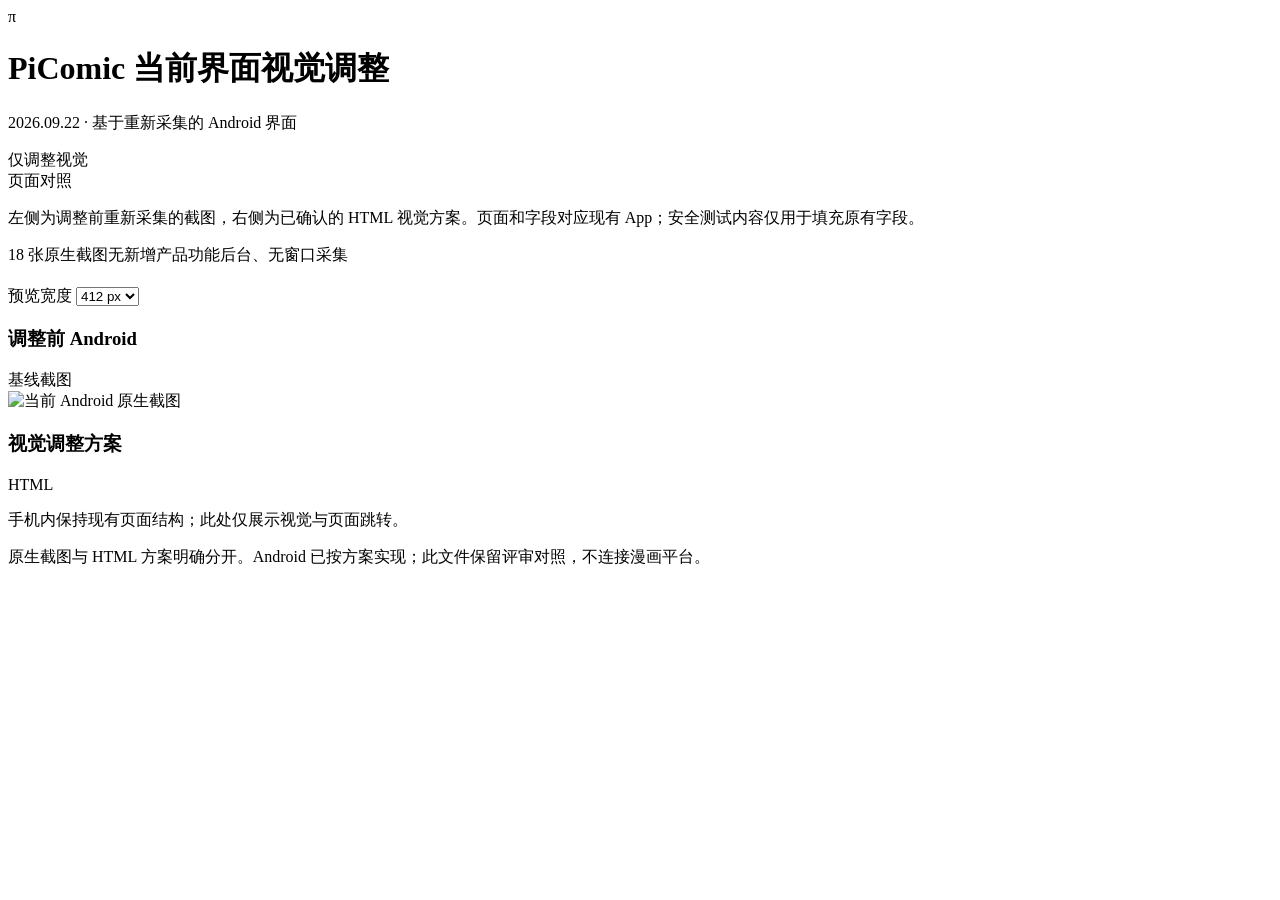
<file: design/current-ui/index.html>
<!doctype html>
<html lang="zh-CN">
<head>
<meta charset="utf-8">
<meta name="viewport" content="width=device-width,initial-scale=1">
<meta http-equiv="Content-Security-Policy" content="default-src 'none'; img-src data:; style-src 'unsafe-inline'; script-src 'unsafe-inline'; connect-src 'none'; font-src 'none'">
<title>PiComic · 当前界面视觉调整</title>
<style>/* CSS */</style>
</head>
<body>
<header class="review-head"><div class="brand">π</div><div><h1>PiComic <span>当前界面视觉调整</span></h1><p>2026.09.22 · 基于重新采集的 Android 界面</p></div><span class="scope">仅调整视觉</span></header>
<div class="workspace">
<aside><div class="eyebrow">页面对照</div><nav id="views" aria-label="选择评审页面"></nav><p class="boundary">左侧为调整前重新采集的截图，右侧为已确认的 HTML 视觉方案。页面和字段对应现有 App；安全测试内容仅用于填充原有字段。</p><div class="facts"><span>18 张原生截图</span><span>无新增产品功能</span><span>后台、无窗口采集</span></div></aside>
<main><div class="review-toolbar"><div><h2 id="view-title"></h2><p id="view-note"></p></div><label>预览宽度 <select id="width"><option value="412">412 px</option><option value="360">360 px</option><option value="320">320 px</option></select></label></div><div class="comparison"><section class="comparison-panel"><div class="panel-heading"><span class="dot muted"></span><h3>调整前 Android</h3><span>基线截图</span></div><div class="shot-frame"><img id="baseline" alt="当前 Android 原生截图"></div><p class="file-caption" id="shot-name"></p></section><section class="comparison-panel"><div class="panel-heading"><span class="dot"></span><h3>视觉调整方案</h3><span>HTML</span></div><div id="proposal" class="phone" role="region" aria-label="视觉调整方案"></div><p class="file-caption">手机内保持现有页面结构；此处仅展示视觉与页面跳转。</p></section></div><p class="review-foot">原生截图与 HTML 方案明确分开。Android 已按方案实现；此文件保留评审对照，不连接漫画平台。</p></main>
</div>
<script>/* DATA */</script><script>/* APP */</script>
</body></html>
</file>
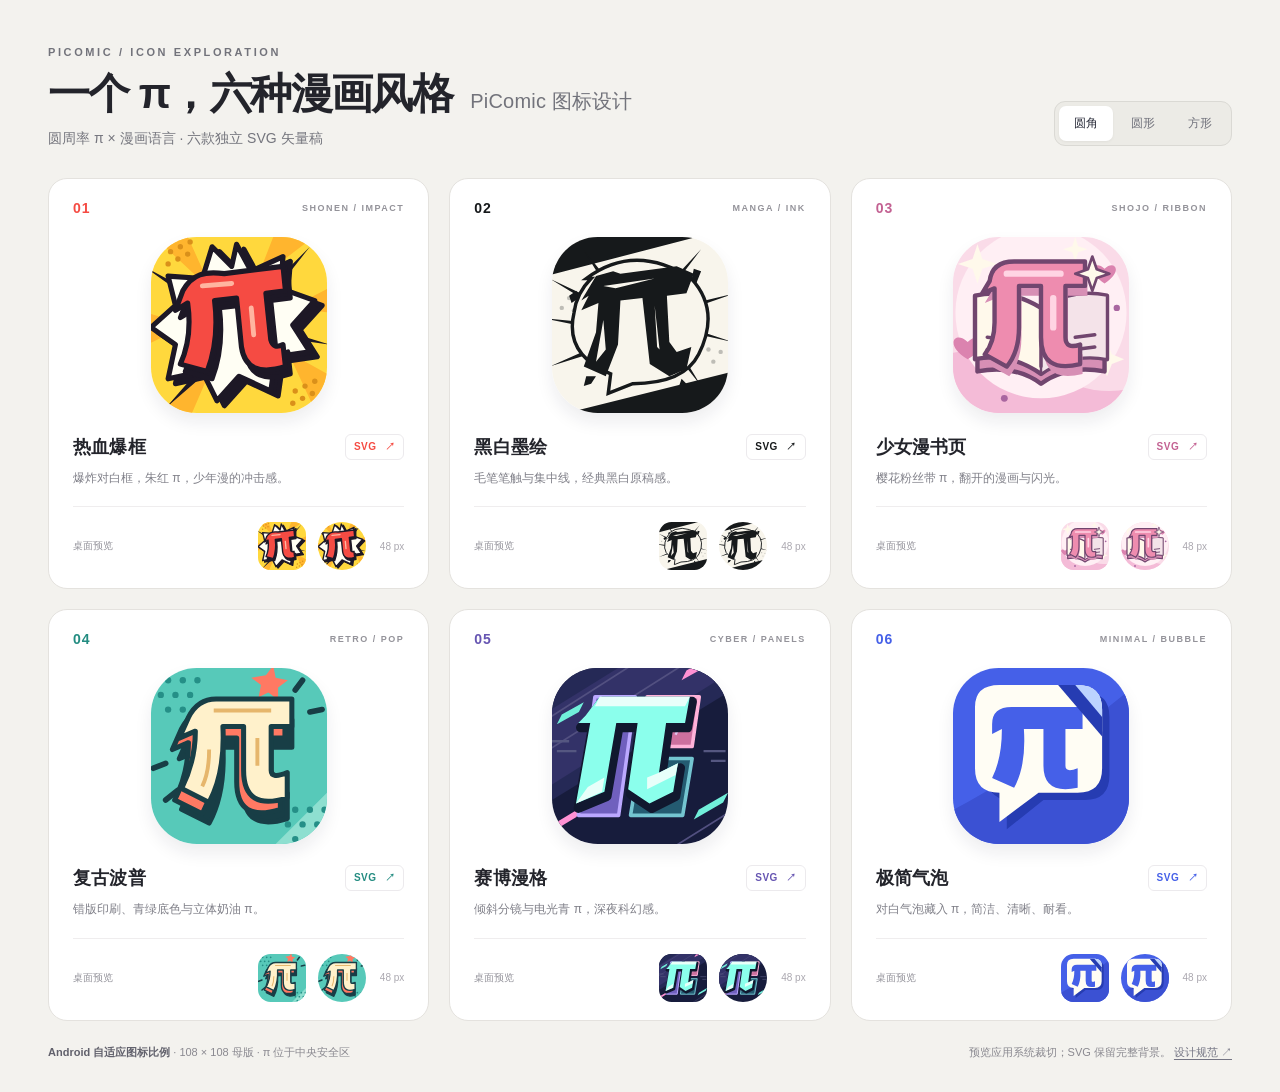
<file: design/logo-concepts/index.html>
<!doctype html>
<html lang="zh-CN"><head><meta charset="UTF-8"><meta name="viewport" content="width=device-width,initial-scale=1"><title>PiComic · 六款 π 漫画图标</title>
<style>
*{box-sizing:border-box}body{margin:0;background:#F3F2EE;color:#23242B;font-family:Inter,"Segoe UI","Microsoft YaHei",sans-serif;-webkit-font-smoothing:antialiased}main{max-width:1360px;margin:auto;padding:46px 48px 32px}.eyebrow{font-size:11px;letter-spacing:2.6px;font-weight:700;color:#72737B;margin:0 0 13px}.header{display:flex;justify-content:space-between;align-items:flex-end;margin-bottom:30px}h1{font-size:42px;letter-spacing:-1.6px;line-height:1.1;margin:0;font-weight:750}h1 span{font-size:20px;letter-spacing:.2px;font-weight:500;color:#72737B;margin-left:18px}.subtitle{font-size:14px;color:#74757D;margin:13px 0 0}.shape-switch{display:flex;border:1px solid #DAD9D4;background:#ECEBE6;border-radius:11px;padding:4px;gap:3px;margin-bottom:2px}button{font:inherit;font-size:12px;border:0;background:transparent;border-radius:7px;padding:9px 15px;color:#70717B;cursor:pointer}button[aria-pressed="true"]{color:#282B39;background:#FFF;box-shadow:0 1px 3px #0000000D}button:focus-visible,a:focus-visible{outline:3px solid #4560E8;outline-offset:3px}.grid{display:grid;grid-template-columns:repeat(3,minmax(0,1fr));gap:20px}.card{background:#FFFFFF;border:1px solid #E4E2DE;border-radius:19px;padding:21px 24px 18px;overflow:hidden}.card-top{display:flex;align-items:center;justify-content:space-between}.number{font-size:14px;font-weight:750;letter-spacing:1px;color:var(--accent)}.style{font-size:9px;letter-spacing:1.5px;color:#94939A;font-weight:650}.hero{height:218px;display:flex;align-items:center;justify-content:center}.adaptive{overflow:hidden;position:relative;flex-shrink:0;isolation:isolate;border-radius:26%}.adaptive img{position:absolute;width:150%;height:150%;max-width:none;left:-25%;top:-25%;display:block}.large{width:176px;height:176px;box-shadow:0 9px 17px #191A3014}.mini{height:48px;width:48px}.circle{border-radius:50%}.rounded{border-radius:26%}.square{border-radius:0}.title-row{display:flex;align-items:center;justify-content:space-between;gap:10px}h2{font-size:18px;letter-spacing:.2px;margin:0;font-weight:700}.title-row a{font-size:10px;text-decoration:none;color:var(--accent);border:1px solid #ECEAED;border-radius:6px;padding:5px 8px;font-weight:700;letter-spacing:.5px}.title-row a span{margin-left:5px}.description{font-size:12px;color:#808089;line-height:1.6;margin:9px 0 18px}.mini-row{display:flex;align-items:center;gap:12px;border-top:1px solid #EFEDEE;padding-top:15px}.mini-label{font-size:10px;color:#93929A;margin-right:auto}.size{font-size:10px;color:#AAA7AF;font-variant-numeric:tabular-nums;margin-left:2px}.footer{display:flex;justify-content:space-between;align-items:center;margin-top:24px;font-size:11px;color:#8A8990;gap:20px}.footer a{color:#747584;text-decoration:underline;text-underline-offset:3px}.footer strong{font-weight:600;color:#61616C}body[data-shape="circle"] .large{border-radius:50%}body[data-shape="square"] .large{border-radius:0}@media(max-width:900px){main{padding:28px}.grid{grid-template-columns:repeat(2,minmax(0,1fr))}h1{font-size:34px}h1 span{display:block;font-size:17px;margin:10px 0 0}.header{gap:20px}.shape-switch{flex-shrink:0}}@media(max-width:580px){main{padding:24px 18px}.header{display:block}.shape-switch{margin-top:22px;width:max-content}.grid{grid-template-columns:1fr}.footer{display:block;line-height:2}.hero{height:210px}.card{padding:20px 24px}}
</style></head><body data-shape="rounded"><main>
<p class="eyebrow">PICOMIC / ICON EXPLORATION</p>
<header class="header"><div><h1>一个 π，六种漫画风格<span>PiComic 图标设计</span></h1><p class="subtitle">圆周率 π × 漫画语言 · 六款独立 SVG 矢量稿</p></div><div class="shape-switch" role="group" aria-label="大图裁切形状"><button type="button" data-shape="rounded" aria-pressed="true">圆角</button><button type="button" data-shape="circle" aria-pressed="false">圆形</button><button type="button" data-shape="square" aria-pressed="false">方形</button></div></header>
<section class="grid" aria-label="六款图标设计"><article class="card" style="--accent:#F54B43">
      <div class="card-top"><span class="number">01</span><span class="style">SHONEN / IMPACT</span></div>
      <div class="hero"><div class="adaptive large"><img src="[data-uri]" alt="热血爆框：π 漫画图标" draggable="false"></div></div>
      <div class="title-row"><h2>热血爆框</h2><a href="01-shonen-burst.svg" download aria-label="下载热血爆框 SVG">SVG <span aria-hidden="true">↗</span></a></div>
      <p class="description">爆炸对白框，朱红 π，少年漫的冲击感。</p>
      <div class="mini-row"><span class="mini-label">桌面预览</span><div class="adaptive mini rounded"><img src="[data-uri]" alt="热血爆框 48 像素圆角预览"></div><div class="adaptive mini circle"><img src="[data-uri]" alt="热血爆框 48 像素圆形预览"></div><span class="size">48 px</span></div>
    </article>
<article class="card" style="--accent:#16191B">
      <div class="card-top"><span class="number">02</span><span class="style">MANGA / INK</span></div>
      <div class="hero"><div class="adaptive large"><img src="[data-uri]" alt="黑白墨绘：π 漫画图标" draggable="false"></div></div>
      <div class="title-row"><h2>黑白墨绘</h2><a href="02-manga-ink.svg" download aria-label="下载黑白墨绘 SVG">SVG <span aria-hidden="true">↗</span></a></div>
      <p class="description">毛笔笔触与集中线，经典黑白原稿感。</p>
      <div class="mini-row"><span class="mini-label">桌面预览</span><div class="adaptive mini rounded"><img src="[data-uri]" alt="黑白墨绘 48 像素圆角预览"></div><div class="adaptive mini circle"><img src="[data-uri]" alt="黑白墨绘 48 像素圆形预览"></div><span class="size">48 px</span></div>
    </article>
<article class="card" style="--accent:#C36192">
      <div class="card-top"><span class="number">03</span><span class="style">SHOJO / RIBBON</span></div>
      <div class="hero"><div class="adaptive large"><img src="[data-uri]" alt="少女漫书页：π 漫画图标" draggable="false"></div></div>
      <div class="title-row"><h2>少女漫书页</h2><a href="03-shojo-ribbon.svg" download aria-label="下载少女漫书页 SVG">SVG <span aria-hidden="true">↗</span></a></div>
      <p class="description">樱花粉丝带 π，翻开的漫画与闪光。</p>
      <div class="mini-row"><span class="mini-label">桌面预览</span><div class="adaptive mini rounded"><img src="[data-uri]" alt="少女漫书页 48 像素圆角预览"></div><div class="adaptive mini circle"><img src="[data-uri]" alt="少女漫书页 48 像素圆形预览"></div><span class="size">48 px</span></div>
    </article>
<article class="card" style="--accent:#238C81">
      <div class="card-top"><span class="number">04</span><span class="style">RETRO / POP</span></div>
      <div class="hero"><div class="adaptive large"><img src="[data-uri]" alt="复古波普：π 漫画图标" draggable="false"></div></div>
      <div class="title-row"><h2>复古波普</h2><a href="04-retro-pop.svg" download aria-label="下载复古波普 SVG">SVG <span aria-hidden="true">↗</span></a></div>
      <p class="description">错版印刷、青绿底色与立体奶油 π。</p>
      <div class="mini-row"><span class="mini-label">桌面预览</span><div class="adaptive mini rounded"><img src="[data-uri]" alt="复古波普 48 像素圆角预览"></div><div class="adaptive mini circle"><img src="[data-uri]" alt="复古波普 48 像素圆形预览"></div><span class="size">48 px</span></div>
    </article>
<article class="card" style="--accent:#6655B2">
      <div class="card-top"><span class="number">05</span><span class="style">CYBER / PANELS</span></div>
      <div class="hero"><div class="adaptive large"><img src="[data-uri]" alt="赛博漫格：π 漫画图标" draggable="false"></div></div>
      <div class="title-row"><h2>赛博漫格</h2><a href="05-cyber-panels.svg" download aria-label="下载赛博漫格 SVG">SVG <span aria-hidden="true">↗</span></a></div>
      <p class="description">倾斜分镜与电光青 π，深夜科幻感。</p>
      <div class="mini-row"><span class="mini-label">桌面预览</span><div class="adaptive mini rounded"><img src="[data-uri]" alt="赛博漫格 48 像素圆角预览"></div><div class="adaptive mini circle"><img src="[data-uri]" alt="赛博漫格 48 像素圆形预览"></div><span class="size">48 px</span></div>
    </article>
<article class="card" style="--accent:#4560E8">
      <div class="card-top"><span class="number">06</span><span class="style">MINIMAL / BUBBLE</span></div>
      <div class="hero"><div class="adaptive large"><img src="[data-uri]" alt="极简气泡：π 漫画图标" draggable="false"></div></div>
      <div class="title-row"><h2>极简气泡</h2><a href="06-minimal-bubble.svg" download aria-label="下载极简气泡 SVG">SVG <span aria-hidden="true">↗</span></a></div>
      <p class="description">对白气泡藏入 π，简洁、清晰、耐看。</p>
      <div class="mini-row"><span class="mini-label">桌面预览</span><div class="adaptive mini rounded"><img src="[data-uri]" alt="极简气泡 48 像素圆角预览"></div><div class="adaptive mini circle"><img src="[data-uri]" alt="极简气泡 48 像素圆形预览"></div><span class="size">48 px</span></div>
    </article></section>
<footer class="footer"><span><strong>Android 自适应图标比例</strong> · 108 × 108 母版 · π 位于中央安全区</span><span>预览应用系统裁切；SVG 保留完整背景。 <a href="https://developer.android.com/develop/ui/compose/system/icon_design_adaptive?hl=zh-cn" target="_blank" rel="noreferrer">设计规范 ↗</a></span></footer>
</main><script>document.querySelectorAll('button[data-shape]').forEach(button=>button.addEventListener('click',()=>{document.body.dataset.shape=button.dataset.shape;document.querySelectorAll('button[data-shape]').forEach(other=>other.setAttribute('aria-pressed',String(other===button)));}));</script></body></html>
</file>
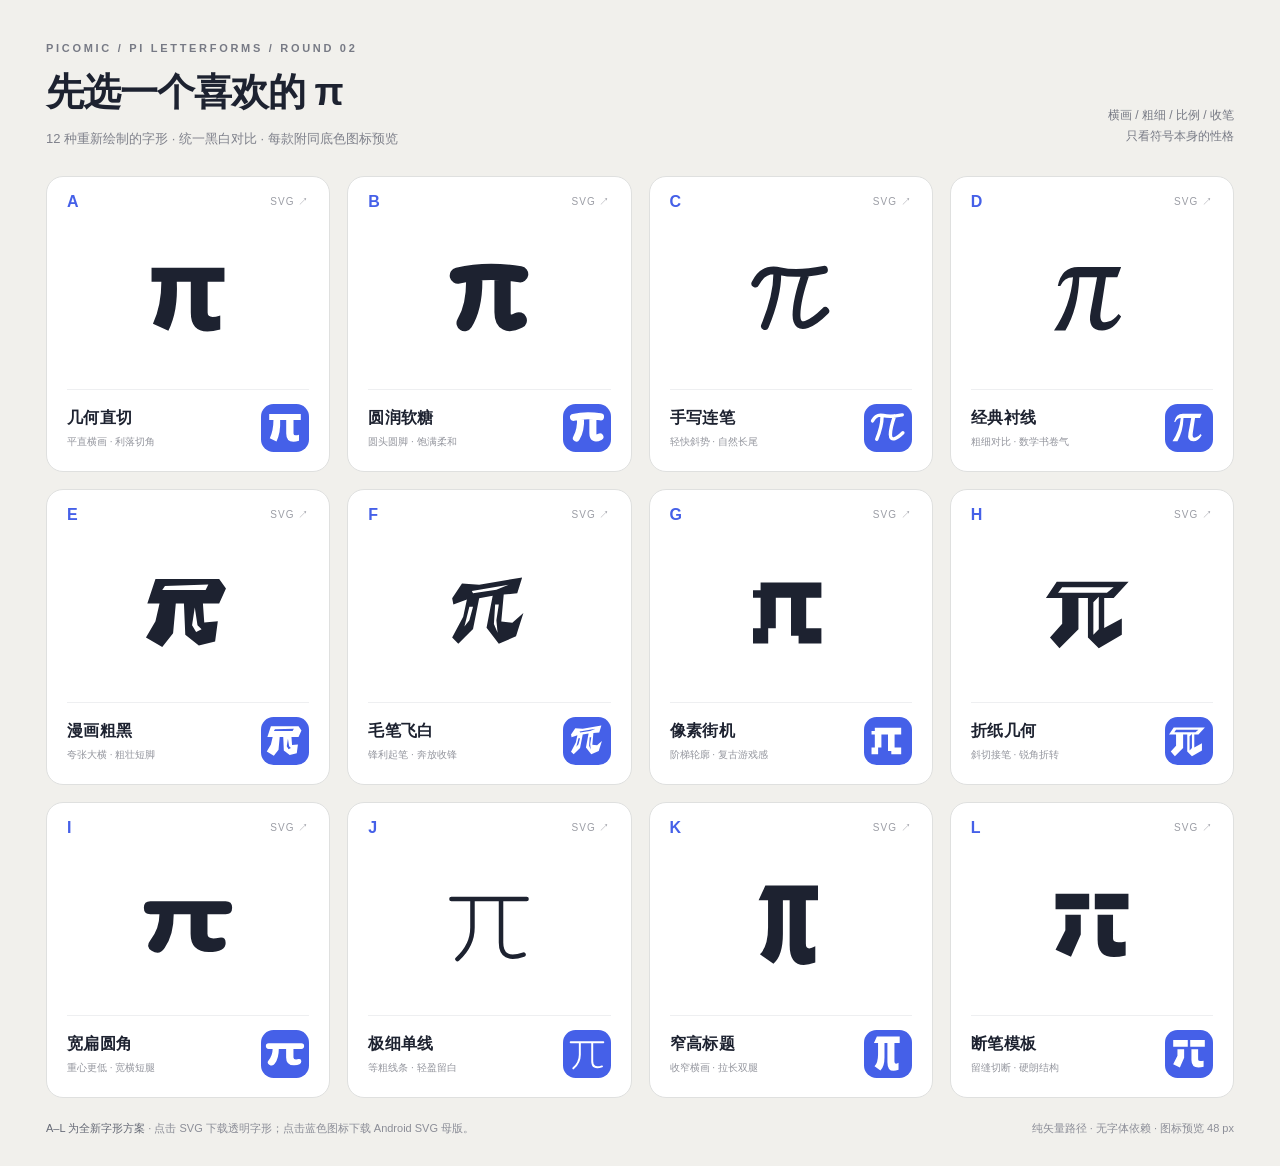
<file: design/pi-letterforms/index.html>
<!doctype html><html lang="zh-CN"><head><meta charset="UTF-8"><meta name="viewport" content="width=device-width,initial-scale=1"><title>PiComic · 12 种 π 字形</title><style>
*{box-sizing:border-box}body{margin:0;background:#F1F0EC;color:#1D2230;font-family:"Segoe UI","Microsoft YaHei",sans-serif;-webkit-font-smoothing:antialiased}main{max-width:1480px;margin:auto;padding:42px 46px 28px}.eyebrow{font-size:11px;color:#777A85;letter-spacing:2.7px;margin:0 0 13px;font-weight:700}header{display:flex;align-items:flex-end;justify-content:space-between;gap:30px;margin-bottom:28px}h1{font-size:38px;letter-spacing:-1px;margin:0;font-weight:750}.lead{font-size:13px;color:#7F818B;margin:12px 0 0}.tag{font-size:12px;color:#777A85;text-align:right;line-height:1.8;white-space:nowrap}.grid{display:grid;grid-template-columns:repeat(4,minmax(0,1fr));gap:17px}.card{border:1px solid #DFE0DF;background:#FFF;border-radius:17px;padding:16px 20px 19px}.card-top{display:flex;justify-content:space-between;align-items:center}.letter{font-size:16px;font-weight:750;color:#4560E8}.card-top a{font-size:10px;letter-spacing:1px;color:#9B9DA5;text-decoration:none}a:focus-visible{outline:3px solid #4560E8;outline-offset:4px}.glyph{height:178px;display:flex;align-items:center;justify-content:center}.glyph img{width:166px;height:166px}.card-bottom{display:flex;align-items:center;justify-content:space-between;gap:10px;border-top:1px solid #EEEFF1;padding-top:14px}h2{font-size:16px;letter-spacing:.4px;margin:0;font-weight:650}.card-bottom p{font-size:10px;color:#94969E;margin:6px 0 0}.icon{display:block;width:48px;height:48px;flex-shrink:0;border-radius:26%;overflow:hidden;position:relative}.icon img{position:absolute;left:-25%;top:-25%;width:150%;height:150%;max-width:none}footer{margin-top:21px;display:flex;justify-content:space-between;gap:20px;color:#8B8D97;font-size:11px;line-height:1.7}footer strong{color:#666A76;font-weight:500}@media(max-width:1050px){.grid{grid-template-columns:repeat(3,minmax(0,1fr))}main{padding:30px}.tag{display:none}}@media(max-width:750px){.grid{grid-template-columns:repeat(2,minmax(0,1fr))}main{padding:25px 18px}h1{font-size:30px}.card{padding:14px}.glyph{height:160px}.glyph img{width:152px;height:152px}.card-bottom{display:block}.icon{margin-top:12px}footer{display:block}}@media(max-width:380px){.grid{grid-template-columns:1fr}}
</style></head><body><main><p class="eyebrow">PICOMIC / PI LETTERFORMS / ROUND 02</p><header><div><h1>先选一个喜欢的 π</h1><p class="lead">12 种重新绘制的字形 · 统一黑白对比 · 每款附同底色图标预览</p></div><div class="tag">横画 / 粗细 / 比例 / 收笔<br>只看符号本身的性格</div></header><section class="grid" aria-label="十二种 π 字形"><article class="card"><div class="card-top"><span class="letter">A</span><a href="a-geometric.svg" download aria-label="下载A 几何直切字形 SVG">SVG ↗</a></div><div class="glyph"><img src="[data-uri]" alt="A 几何直切 π 字形"></div><div class="card-bottom"><div><h2>几何直切</h2><p>平直横画 · 利落切角</p></div><a class="icon" href="android/a-geometric.svg" download aria-label="下载A Android 图标 SVG"><img src="[data-uri]" alt="几何直切 同底色 48 像素图标"></a></div></article>
<article class="card"><div class="card-top"><span class="letter">B</span><a href="b-soft.svg" download aria-label="下载B 圆润软糖字形 SVG">SVG ↗</a></div><div class="glyph"><img src="[data-uri]" alt="B 圆润软糖 π 字形"></div><div class="card-bottom"><div><h2>圆润软糖</h2><p>圆头圆脚 · 饱满柔和</p></div><a class="icon" href="android/b-soft.svg" download aria-label="下载B Android 图标 SVG"><img src="[data-uri]" alt="圆润软糖 同底色 48 像素图标"></a></div></article>
<article class="card"><div class="card-top"><span class="letter">C</span><a href="c-handwritten.svg" download aria-label="下载C 手写连笔字形 SVG">SVG ↗</a></div><div class="glyph"><img src="[data-uri]" alt="C 手写连笔 π 字形"></div><div class="card-bottom"><div><h2>手写连笔</h2><p>轻快斜势 · 自然长尾</p></div><a class="icon" href="android/c-handwritten.svg" download aria-label="下载C Android 图标 SVG"><img src="[data-uri]" alt="手写连笔 同底色 48 像素图标"></a></div></article>
<article class="card"><div class="card-top"><span class="letter">D</span><a href="d-serif.svg" download aria-label="下载D 经典衬线字形 SVG">SVG ↗</a></div><div class="glyph"><img src="[data-uri]" alt="D 经典衬线 π 字形"></div><div class="card-bottom"><div><h2>经典衬线</h2><p>粗细对比 · 数学书卷气</p></div><a class="icon" href="android/d-serif.svg" download aria-label="下载D Android 图标 SVG"><img src="[data-uri]" alt="经典衬线 同底色 48 像素图标"></a></div></article>
<article class="card"><div class="card-top"><span class="letter">E</span><a href="e-comic-heavy.svg" download aria-label="下载E 漫画粗黑字形 SVG">SVG ↗</a></div><div class="glyph"><img src="[data-uri]" alt="E 漫画粗黑 π 字形"></div><div class="card-bottom"><div><h2>漫画粗黑</h2><p>夸张大横 · 粗壮短脚</p></div><a class="icon" href="android/e-comic-heavy.svg" download aria-label="下载E Android 图标 SVG"><img src="[data-uri]" alt="漫画粗黑 同底色 48 像素图标"></a></div></article>
<article class="card"><div class="card-top"><span class="letter">F</span><a href="f-brush.svg" download aria-label="下载F 毛笔飞白字形 SVG">SVG ↗</a></div><div class="glyph"><img src="[data-uri]" alt="F 毛笔飞白 π 字形"></div><div class="card-bottom"><div><h2>毛笔飞白</h2><p>锋利起笔 · 奔放收锋</p></div><a class="icon" href="android/f-brush.svg" download aria-label="下载F Android 图标 SVG"><img src="[data-uri]" alt="毛笔飞白 同底色 48 像素图标"></a></div></article>
<article class="card"><div class="card-top"><span class="letter">G</span><a href="g-pixel.svg" download aria-label="下载G 像素街机字形 SVG">SVG ↗</a></div><div class="glyph"><img src="[data-uri]" alt="G 像素街机 π 字形"></div><div class="card-bottom"><div><h2>像素街机</h2><p>阶梯轮廓 · 复古游戏感</p></div><a class="icon" href="android/g-pixel.svg" download aria-label="下载G Android 图标 SVG"><img src="[data-uri]" alt="像素街机 同底色 48 像素图标"></a></div></article>
<article class="card"><div class="card-top"><span class="letter">H</span><a href="h-folded.svg" download aria-label="下载H 折纸几何字形 SVG">SVG ↗</a></div><div class="glyph"><img src="[data-uri]" alt="H 折纸几何 π 字形"></div><div class="card-bottom"><div><h2>折纸几何</h2><p>斜切接笔 · 锐角折转</p></div><a class="icon" href="android/h-folded.svg" download aria-label="下载H Android 图标 SVG"><img src="[data-uri]" alt="折纸几何 同底色 48 像素图标"></a></div></article>
<article class="card"><div class="card-top"><span class="letter">I</span><a href="i-wide.svg" download aria-label="下载I 宽扁圆角字形 SVG">SVG ↗</a></div><div class="glyph"><img src="[data-uri]" alt="I 宽扁圆角 π 字形"></div><div class="card-bottom"><div><h2>宽扁圆角</h2><p>重心更低 · 宽横短腿</p></div><a class="icon" href="android/i-wide.svg" download aria-label="下载I Android 图标 SVG"><img src="[data-uri]" alt="宽扁圆角 同底色 48 像素图标"></a></div></article>
<article class="card"><div class="card-top"><span class="letter">J</span><a href="j-fine-line.svg" download aria-label="下载J 极细单线字形 SVG">SVG ↗</a></div><div class="glyph"><img src="[data-uri]" alt="J 极细单线 π 字形"></div><div class="card-bottom"><div><h2>极细单线</h2><p>等粗线条 · 轻盈留白</p></div><a class="icon" href="android/j-fine-line.svg" download aria-label="下载J Android 图标 SVG"><img src="[data-uri]" alt="极细单线 同底色 48 像素图标"></a></div></article>
<article class="card"><div class="card-top"><span class="letter">K</span><a href="k-condensed.svg" download aria-label="下载K 窄高标题字形 SVG">SVG ↗</a></div><div class="glyph"><img src="[data-uri]" alt="K 窄高标题 π 字形"></div><div class="card-bottom"><div><h2>窄高标题</h2><p>收窄横画 · 拉长双腿</p></div><a class="icon" href="android/k-condensed.svg" download aria-label="下载K Android 图标 SVG"><img src="[data-uri]" alt="窄高标题 同底色 48 像素图标"></a></div></article>
<article class="card"><div class="card-top"><span class="letter">L</span><a href="l-stencil.svg" download aria-label="下载L 断笔模板字形 SVG">SVG ↗</a></div><div class="glyph"><img src="[data-uri]" alt="L 断笔模板 π 字形"></div><div class="card-bottom"><div><h2>断笔模板</h2><p>留缝切断 · 硬朗结构</p></div><a class="icon" href="android/l-stencil.svg" download aria-label="下载L Android 图标 SVG"><img src="[data-uri]" alt="断笔模板 同底色 48 像素图标"></a></div></article></section><footer><span><strong>A–L 为全新字形方案</strong> · 点击 SVG 下载透明字形；点击蓝色图标下载 Android SVG 母版。</span><span>纯矢量路径 · 无字体依赖 · 图标预览 48 px</span></footer></main></body></html>
</file>
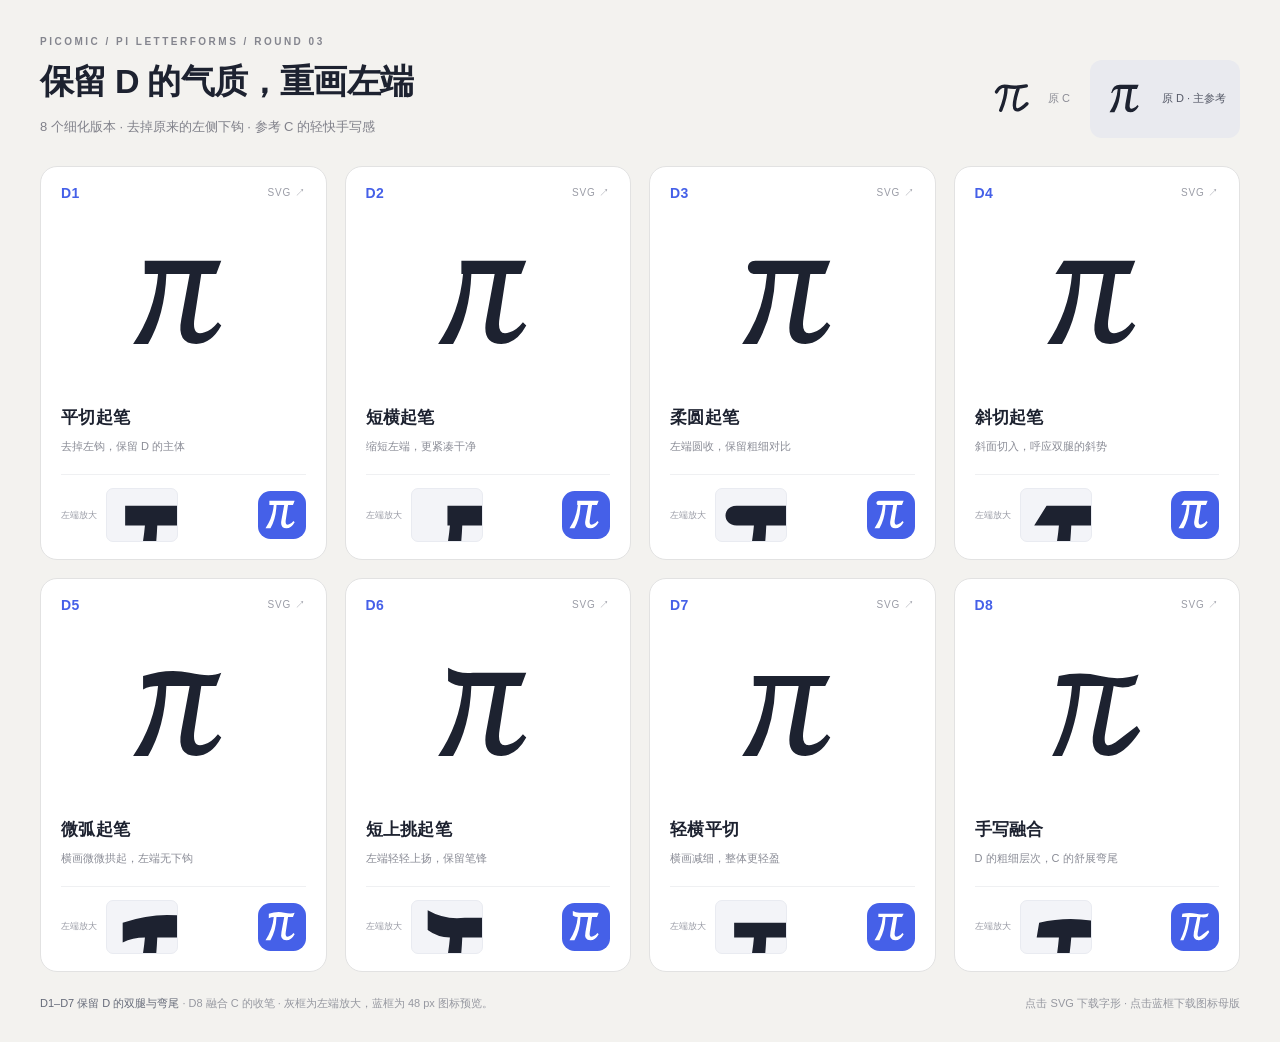
<file: design/pi-refinements/index.html>
<!doctype html><html lang="zh-CN"><head><meta charset="utf-8"><meta name="viewport" content="width=device-width,initial-scale=1"><title>PiComic · D 字形左端细化</title><style>
*{box-sizing:border-box}body{margin:0;background:#F3F2EF;color:#1D2230;font-family:"Segoe UI","Microsoft YaHei",sans-serif;-webkit-font-smoothing:antialiased}main{max-width:1440px;margin:auto;padding:36px 40px 28px}.eyebrow{font-size:10px;font-weight:700;letter-spacing:2.5px;color:#84858E;margin:0 0 12px}header{display:flex;align-items:center;justify-content:space-between;gap:25px;margin-bottom:28px}h1{font-size:34px;letter-spacing:-.8px;margin:0;font-weight:700}.lead{font-size:13px;color:#80818A;line-height:1.8;margin:10px 0 0}.references{display:flex;align-items:center;gap:20px}.ref{display:flex;align-items:center;font-size:11px;color:#8B8C95}.ref img{width:72px;height:72px}.ref.chosen{background:#E9EAEF;border-radius:12px;padding:3px 14px 3px 0;color:#555967}.grid{display:grid;grid-template-columns:repeat(4,minmax(0,1fr));gap:18px}.card{background:white;border:1px solid #E2E2E2;border-radius:17px;padding:18px 20px 17px}.top{display:flex;align-items:center;justify-content:space-between}.number{color:#4560E8;font-size:14px;font-weight:700;letter-spacing:.5px}.top a{font-size:10px;color:#9A9CA6;text-decoration:none;letter-spacing:.8px}.glyph{height:205px;display:flex;justify-content:center;align-items:center}.glyph img{width:218px;height:218px}h2{margin:0;font-size:17px;font-weight:650;letter-spacing:.3px}.note{color:#8A8C96;font-size:11px;line-height:1.7;margin:8px 0 18px}.details{border-top:1px solid #EFF0F2;padding-top:13px;display:flex;gap:9px;align-items:center}.detail-label{font-size:9px;color:#9A9CA6;white-space:nowrap}.zoom{width:72px;height:54px;overflow:hidden;background:#F3F4F8;border:1px solid #E9EBF1;border-radius:7px;flex-shrink:0}.zoom img{width:72px;height:54px}.icon{display:block;position:relative;width:48px;height:48px;border-radius:26%;overflow:hidden;flex-shrink:0;margin-left:auto}.icon img{position:absolute;left:-25%;top:-25%;width:150%;height:150%;max-width:none}a:focus-visible{outline:3px solid #4560E8;outline-offset:4px}footer{display:flex;justify-content:space-between;gap:25px;color:#9698A0;font-size:11px;line-height:1.8;margin-top:22px}footer strong{color:#666B79;font-weight:500}@media(max-width:1100px){.grid{grid-template-columns:repeat(3,minmax(0,1fr))}.references{display:none}}@media(max-width:820px){.grid{grid-template-columns:repeat(2,minmax(0,1fr))}main{padding:25px}h1{font-size:28px}.glyph{height:190px}.glyph img{width:196px;height:196px}.card{padding:16px}footer{display:block}}@media(max-width:520px){.grid{grid-template-columns:1fr}main{padding:22px 18px}.glyph{height:210px}.glyph img{width:230px;height:230px}.detail-label{margin-right:8px}.card{padding:18px 24px}h1{font-size:27px}}
</style></head><body><main><p class="eyebrow">PICOMIC / PI LETTERFORMS / ROUND 03</p><header><div><h1>保留 D 的气质，重画左端</h1><p class="lead">8 个细化版本 · 去掉原来的左侧下钩 · 参考 C 的轻快手写感</p></div><div class="references"><div class="ref"><img src="[data-uri]" alt="上一轮 C 手写连笔">原 C</div><div class="ref chosen"><img src="[data-uri]" alt="上一轮 D 经典衬线">原 D · 主参考</div></div></header><section class="grid" aria-label="八款 D 字形细化"><article class="card"><div class="top"><span class="number">D1</span><a href="d1-flat.svg" download aria-label="下载 D1 透明字形 SVG">SVG ↗</a></div><div class="glyph"><img src="[data-uri]" alt="D1 平切起笔 圆周率字形"></div><h2>平切起笔</h2><p class="note">去掉左钩，保留 D 的主体</p><div class="details"><div class="detail-label">左端放大</div><div class="zoom"><img src="[data-uri]" alt="D1 横画左端放大"></div><a class="icon" href="android/d1-flat.svg" download aria-label="下载 D1 Android 图标 SVG"><img src="[data-uri]" alt="D1 48 像素图标"></a></div></article>
<article class="card"><div class="top"><span class="number">D2</span><a href="d2-short.svg" download aria-label="下载 D2 透明字形 SVG">SVG ↗</a></div><div class="glyph"><img src="[data-uri]" alt="D2 短横起笔 圆周率字形"></div><h2>短横起笔</h2><p class="note">缩短左端，更紧凑干净</p><div class="details"><div class="detail-label">左端放大</div><div class="zoom"><img src="[data-uri]" alt="D2 横画左端放大"></div><a class="icon" href="android/d2-short.svg" download aria-label="下载 D2 Android 图标 SVG"><img src="[data-uri]" alt="D2 48 像素图标"></a></div></article>
<article class="card"><div class="top"><span class="number">D3</span><a href="d3-round.svg" download aria-label="下载 D3 透明字形 SVG">SVG ↗</a></div><div class="glyph"><img src="[data-uri]" alt="D3 柔圆起笔 圆周率字形"></div><h2>柔圆起笔</h2><p class="note">左端圆收，保留粗细对比</p><div class="details"><div class="detail-label">左端放大</div><div class="zoom"><img src="[data-uri]" alt="D3 横画左端放大"></div><a class="icon" href="android/d3-round.svg" download aria-label="下载 D3 Android 图标 SVG"><img src="[data-uri]" alt="D3 48 像素图标"></a></div></article>
<article class="card"><div class="top"><span class="number">D4</span><a href="d4-angled.svg" download aria-label="下载 D4 透明字形 SVG">SVG ↗</a></div><div class="glyph"><img src="[data-uri]" alt="D4 斜切起笔 圆周率字形"></div><h2>斜切起笔</h2><p class="note">斜面切入，呼应双腿的斜势</p><div class="details"><div class="detail-label">左端放大</div><div class="zoom"><img src="[data-uri]" alt="D4 横画左端放大"></div><a class="icon" href="android/d4-angled.svg" download aria-label="下载 D4 Android 图标 SVG"><img src="[data-uri]" alt="D4 48 像素图标"></a></div></article>
<article class="card"><div class="top"><span class="number">D5</span><a href="d5-arc.svg" download aria-label="下载 D5 透明字形 SVG">SVG ↗</a></div><div class="glyph"><img src="[data-uri]" alt="D5 微弧起笔 圆周率字形"></div><h2>微弧起笔</h2><p class="note">横画微微拱起，左端无下钩</p><div class="details"><div class="detail-label">左端放大</div><div class="zoom"><img src="[data-uri]" alt="D5 横画左端放大"></div><a class="icon" href="android/d5-arc.svg" download aria-label="下载 D5 Android 图标 SVG"><img src="[data-uri]" alt="D5 48 像素图标"></a></div></article>
<article class="card"><div class="top"><span class="number">D6</span><a href="d6-upturn.svg" download aria-label="下载 D6 透明字形 SVG">SVG ↗</a></div><div class="glyph"><img src="[data-uri]" alt="D6 短上挑起笔 圆周率字形"></div><h2>短上挑起笔</h2><p class="note">左端轻轻上扬，保留笔锋</p><div class="details"><div class="detail-label">左端放大</div><div class="zoom"><img src="[data-uri]" alt="D6 横画左端放大"></div><a class="icon" href="android/d6-upturn.svg" download aria-label="下载 D6 Android 图标 SVG"><img src="[data-uri]" alt="D6 48 像素图标"></a></div></article>
<article class="card"><div class="top"><span class="number">D7</span><a href="d7-light.svg" download aria-label="下载 D7 透明字形 SVG">SVG ↗</a></div><div class="glyph"><img src="[data-uri]" alt="D7 轻横平切 圆周率字形"></div><h2>轻横平切</h2><p class="note">横画减细，整体更轻盈</p><div class="details"><div class="detail-label">左端放大</div><div class="zoom"><img src="[data-uri]" alt="D7 横画左端放大"></div><a class="icon" href="android/d7-light.svg" download aria-label="下载 D7 Android 图标 SVG"><img src="[data-uri]" alt="D7 48 像素图标"></a></div></article>
<article class="card"><div class="top"><span class="number">D8</span><a href="d8-handwritten.svg" download aria-label="下载 D8 透明字形 SVG">SVG ↗</a></div><div class="glyph"><img src="[data-uri]" alt="D8 手写融合 圆周率字形"></div><h2>手写融合</h2><p class="note">D 的粗细层次，C 的舒展弯尾</p><div class="details"><div class="detail-label">左端放大</div><div class="zoom"><img src="[data-uri]" alt="D8 横画左端放大"></div><a class="icon" href="android/d8-handwritten.svg" download aria-label="下载 D8 Android 图标 SVG"><img src="[data-uri]" alt="D8 48 像素图标"></a></div></article></section><footer><span><strong>D1–D7 保留 D 的双腿与弯尾</strong> · D8 融合 C 的收笔 · 灰框为左端放大，蓝框为 48 px 图标预览。</span><span>点击 SVG 下载字形 · 点击蓝框下载图标母版</span></footer></main></body></html>
</file>
